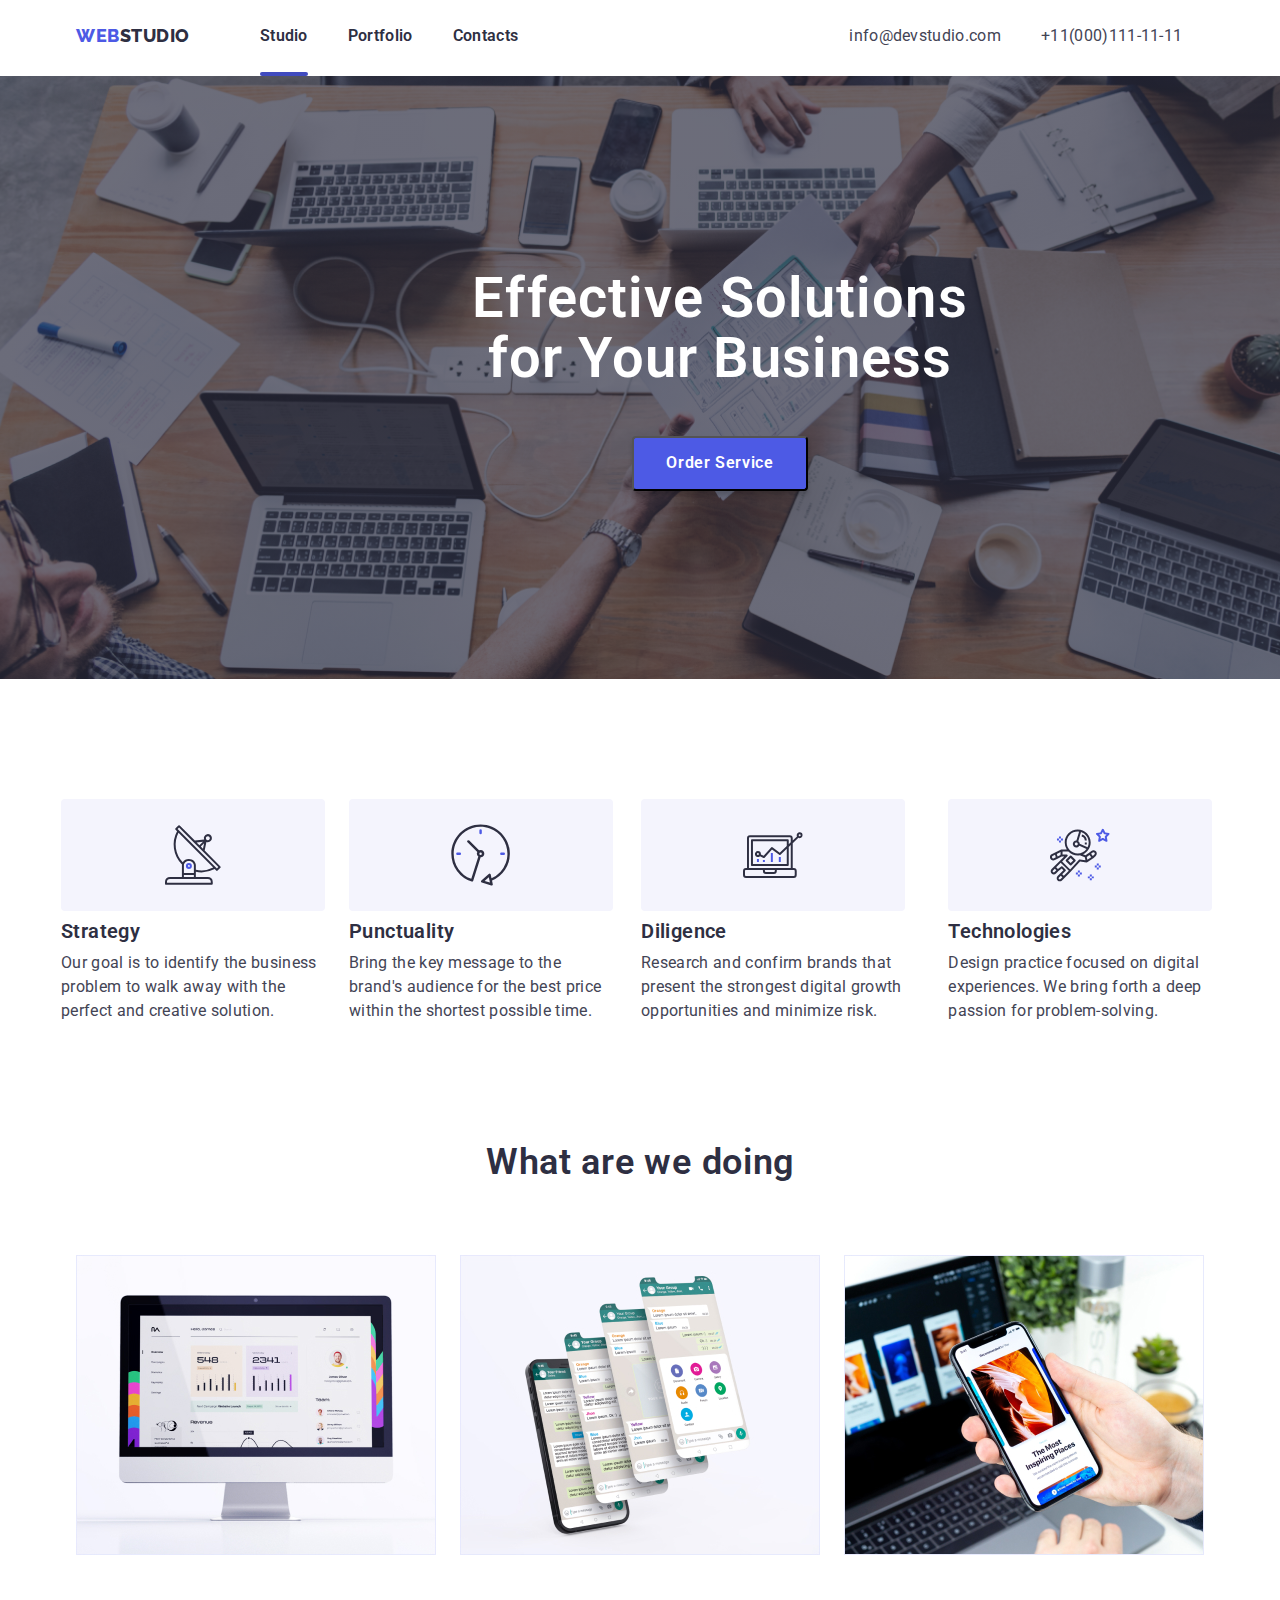
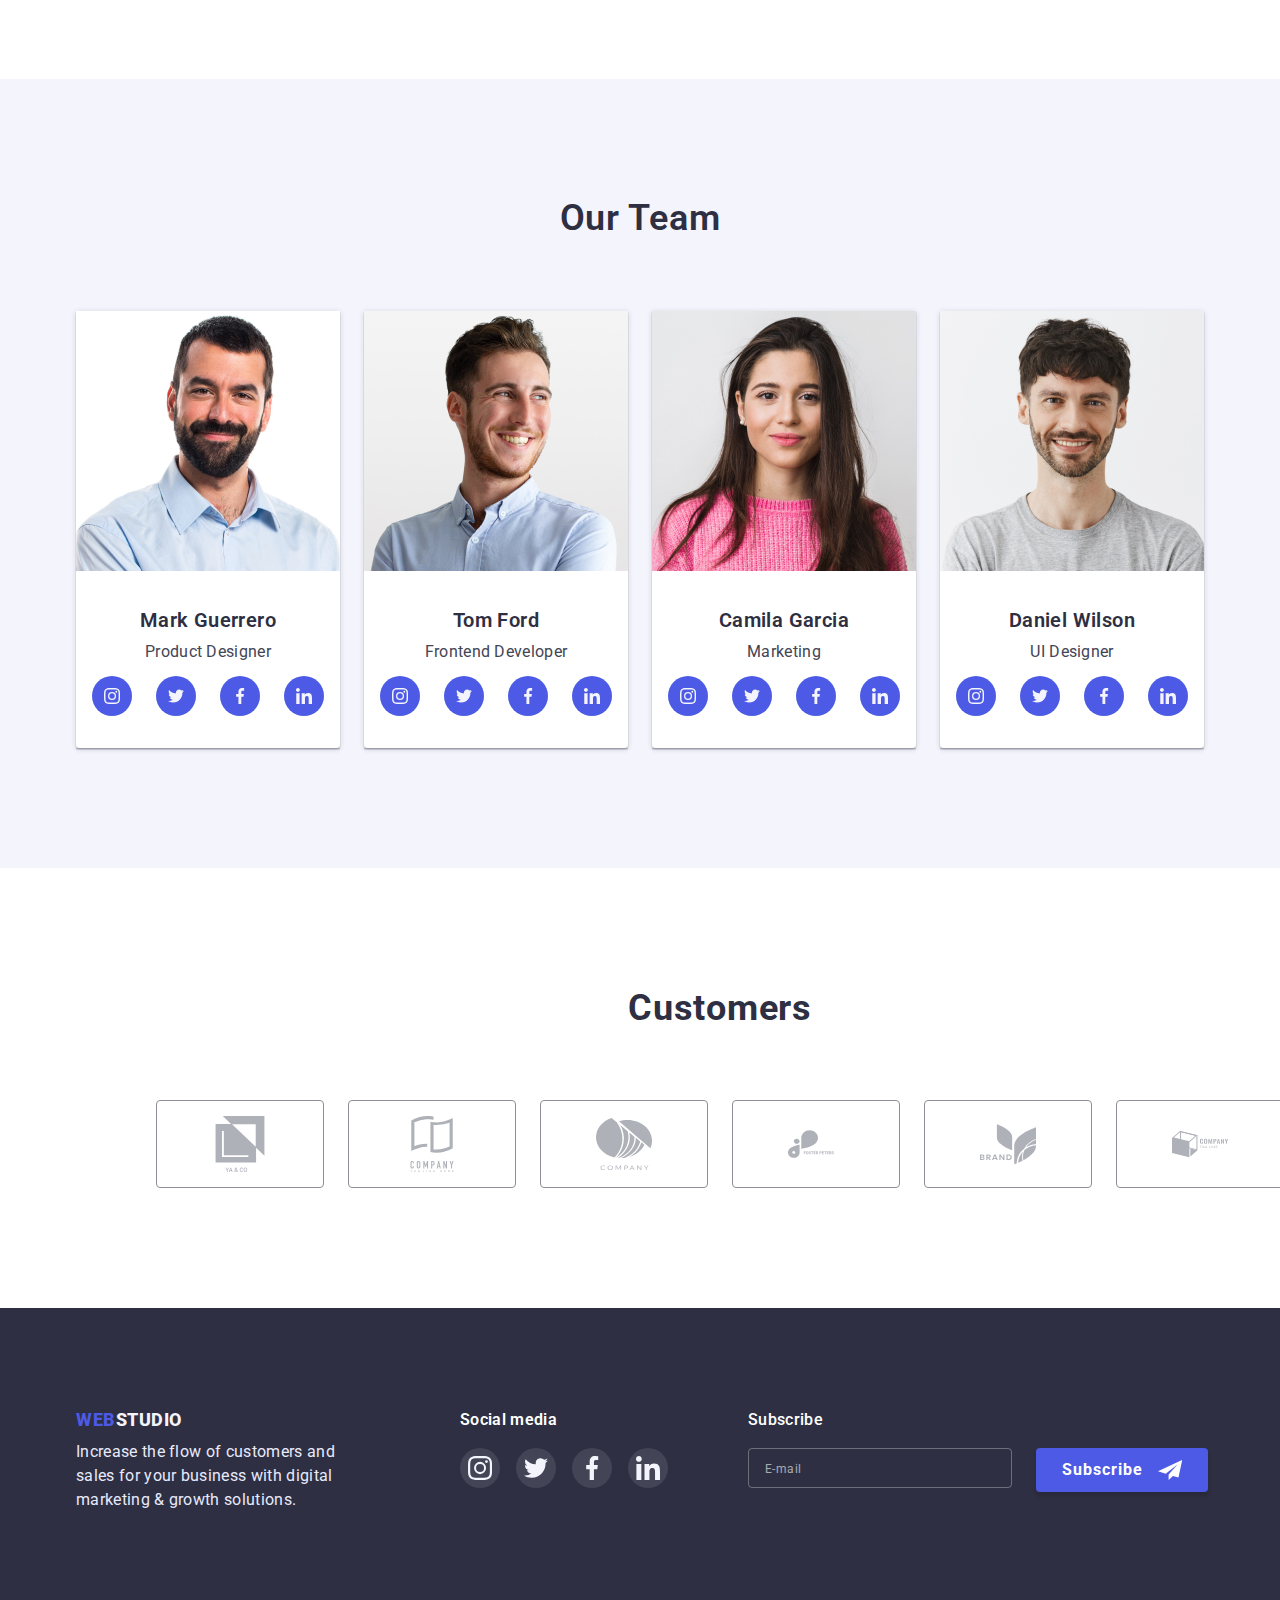
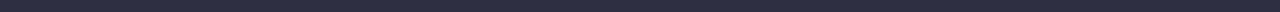
<file: index.html>
<!DOCTYPE html>
<html lang="en">
<head>
    <meta charset="UTF-8">
    <meta http-equiv="X-UA-Compatible" content="IE=edge">
    <meta name="viewport" content="width=device-width, initial-scale=1.0">
    <title>homework-6</title>
    
<link rel="preconnect" href="https://fonts.googleapis.com">
<link rel="preconnect" href="https://fonts.gstatic.com" crossorigin>
<link href="https://fonts.googleapis.com/css2?family=Raleway:wght@800&family=Roboto:wght@400;500;700;900&display=swap"
    rel="stylesheet">
    <link rel="stylesheet" href="https://cdnjs.cloudflare.com/ajax/libs/modern-normalize/1.1.0/modern-normalize.css"
        integrity="sha512-Y0MM+V6ymRKN2zStTqzQ227DWhhp4Mzdo6gnlRnuaNCbc+YN/ZH0sBCLTM4M0oSy9c9VKiCvd4Jk44aCLrNS5Q=="
        crossorigin="anonymous" referrerpolicy="no-referrer" />
    <link rel="stylesheet" href="./styles/styles.css">
</head>
<body>
<header class="header">
    <div class="container flex header-div">
    <nav class="flex">
        <div class="web">
        <a class="webstudio" href="./index.html"><span class="other-color">WEB</span>STUDIO</a>
        </div>
        <ul class="header-list flex">
            <li class="item"><a class="header-link active" href="./">Studio</a></li>
            <li class="item"><a class="header-link" href="./portfolio.html">Portfolio</a></li>
            <li class="item"><a class="header-link" href="./">Contacts</a></li>
        </ul>
    </nav>
         
          <ul class="navigation-list">
            <li class="navigation-list-item"><a class="navigation-link" href="mailto:info@devstudio.com">info@devstudio.com</a></li>
            <li class="navigation-list-item"><a class="navigation-link" href="tel:+11(000)111-11-11">+11(000)111-11-11</a></li>
        </ul>
        
    </div>
    
</header>

<main>
    <section class="header-top-task hero-image">
        <div class="header-to">
            
             <h1 class="header-top-list">Effective Solutions <br> for Your Business</h1>
        </div>
             <div class="header-top-item">
                 <button class="header-top-button" data-modal-open >Order Service</button>
             </div>
        
    </section>
    <section class=" rulee">
    <ul class="container rule">
        <li class="rule-link">
            <div class="icon-rule">
                <svg class="icon-svg" width="59.72" heigh="64">
                 <use href="./image/icon.svg#icon-antenna">
                 </use>
                </svg>
            </div>
            <h3 class="rule-list">Strategy</h3>
            <p class="rule-item">Our goal is to identify the business problem to walk away with the perfect and creative solution.</p>
        </li>
        <li class="rule-link">
            <div class="icon-rule">
                <svg class="icon-svg" width="61.22" heigh="64">
                 <use href="./image/icon.svg#icon-clock">
                 </use>
                </svg>
            </div>
            <h3 class="rule-list">Punctuality</h3>
            <p class="rule-item">Bring the key message to the brand's audience for the best price within the shortest possible time.</p>
        </li>
        <li class="rule-link">
            <div class="icon-rule">
                <svg class="icon-svg" width="59.72" heigh="64">
                 <use href="./image/icon.svg#icon-diagram">
                 </use>
                </svg>
            </div>
            <h3 class="rule-list">Diligence</h3>
            <p class="rule-item">Research and confirm brands that present the strongest digital growth opportunities and minimize risk.</p>
        </li>
        <li class="rule-link">
            <div class="icon-rule">
                <svg class="icon-svg" width="59.72" heigh="64">
                 <use href="./image/icon.svg#icon-astronaut">
                 </use>
                </svg>
            </div>
            <h3 class="rule-list">Technologies</h3>
            <p class="rule-item">Design practice focused on digital experiences. We bring forth a deep passion for problem-solving.</p>
        </li>
    </ul>
    </section>
    <section class="work-padding">
        <h2 class="container work-photo">What are we doing</h2>
        
            <ul class="work-spase ">
            <li class="work-space-photo"><img width="360" height="300" src="image/img1.jpg" alt="statistic"></li>

            <li class="work-space-photo"><img width="360" height="300" src="image/img2.jpg" alt="phone"></li>
        
            <li class="work-space-photo"><img width="360" height="300" src="image/img3.jpg" alt="men look in the phone"></li>
            </ul>
        
    </section>
    <section class="background-team ">
       <div class="team container"> 
        <h2 class="team-photo">Our Team</h2>
        
        <div class="team-spase ">
        <ul>
            <div class="team-box">
        <li class="team-space-photo"><img width="264" height="260" src="image/imgMark.jpg" alt="Mark">
           <div class="name-box">
            <h3 class="team-photo-name">Mark Guerrero</h3>
            <p class="team-photo-job">Product Designer</p>
            <ul class="team-list">
                <li class="team-item">
                    <a href="#" class="team-link">
                        <svg class="team-svg" width="16" height="16">
                            <use href="./image/icon.svg#icon-instagram"></use>
                        </svg>
                    </a>
                </li>
                <li>
                    <a href="#" class="team-link">
                        <svg class="team-svg" width="16" height="16">
                            <use href="./image/icon.svg#icon-twitter"></use>
                        </svg>
                    </a>
                </li>
                <li>
                    <a href="#" class="team-link">
                        <svg class="team-svg" width="16" height="16">
                            <use href="./image/icon.svg#icon-facebook"></use>
                        </svg>
                    </a>
                </li>
                <li>
                    <a href="#" class="team-link">
                        <svg class="team-svg" width="16" height="16">
                            <use href="./image/icon.svg#icon-linkedin"></use>
                        </svg>
                    </a>
                </li>
            </ul>
            </div>
        </li>
            </div>
        <div class="team-box">
        <li class="team-space-photo"><img width="264" height="260" src="image/imgTom.jpg" alt="Tom">
            <div class="name-box"><h3 class="team-photo-name">Tom Ford</h3>
            <p class="team-photo-job">Frontend Developer</p>
            <ul class="team-list">
                <li>
                    <a href="#" class="team-link">
                        <svg class="team-svg" width="16" height="16">
                            <use href="./image/icon.svg#icon-instagram"></use>
                        </svg>
                    </a>
                </li>
                <li>
                    <a href="#" class="team-link">
                        <svg class="team-svg" width="16" height="16">
                            <use href="./image/icon.svg#icon-twitter"></use>
                        </svg>
                    </a>
                </li>
                <li>
                    <a href="#" class="team-link">
                        <svg class="team-svg" width="16" height="16">
                            <use href="./image/icon.svg#icon-facebook"></use>
                        </svg>
                    </a>
                </li>
                <li>
                    <a href="#" class="team-link">
                        <svg class="team-svg" width="16" height="16">
                            <use href="./image/icon.svg#icon-linkedin"></use>
                        </svg>
                    </a>
                </li>   
            </ul>
            </div>
        </li>
        </div>
        <div class="team-box">
        <li class="team-space-photo"><img width="264" height="260" src="image/imgCamila.jpg" alt="Camila">
            <div class="name-box"><h3 class="team-photo-name">Camila Garcia</h3>
            <p class="team-photo-job">Marketing</p>
            <ul class="team-list">
                <li>
                    <a href="#" class="team-link">
                        <svg class="team-svg" width="16" height="16">
                            <use href="./image/icon.svg#icon-instagram"></use>
                        </svg>
                    </a>
                </li>
                <li>
                    <a href="#" class="team-link">
                        <svg class="team-svg" width="16" height="16">
                            <use href="./image/icon.svg#icon-twitter"></use>
                        </svg>
                    </a>
                </li>
                <li>
                    <a href="#" class="team-link">
                        <svg class="team-svg" width="16" height="16">
                            <use href="./image/icon.svg#icon-facebook"></use>
                        </svg>
                    </a>
                </li>
                <li>
                    <a href="#" class="team-link">
                        <svg class="team-svg" width="16" height="16">
                            <use href="./image/icon.svg#icon-linkedin"></use>
                        </svg>
                    </a>
                </li>  
            </ul>
            </div>
        </li>
        </div>
        <div class="team-box">
        <li class="team-space-photo"><img width="264" height="260" src="image/imgDaniel.jpg" alt="Daniel">
            <div class="name-box"><h3 class="team-photo-name">Daniel Wilson</h3>
            <p class="team-photo-job">UI Designer</p>
            <ul class="team-list">
                <li>
                    <a href="#" class="team-link">
                        <svg class="team-svg" width="16" height="16">
                            <use href="./image/icon.svg#icon-instagram"></use>
                        </svg>
                    </a>
                </li>
                <li>
                    <a href="#" class="team-link">
                        <svg class="team-svg" width="16" height="16">
                            <use href="./image/icon.svg#icon-twitter"></use>
                        </svg>
                    </a>
                </li>
                <li>
                    <a href="#" class="team-link">
                        <svg class="team-svg" width="16" height="16">
                            <use href="./image/icon.svg#icon-facebook"></use>
                        </svg>
                    </a>
                </li>
                <li>
                    <a href="#" class="team-link">
                        <svg class="team-svg" width="16" height="16">
                            <use href="./image/icon.svg#icon-linkedin"></use>
                        </svg>
                    </a>
                </li>  
            </ul>
            </div>
        </li>
        </div>
         </ul>
        </div>
        
    </section>
    <section class="cust">
        <div class="customers-div">
        <h2 class="customers">Customers</h2>
        <ul class="customers-list">
            <li class="customers-li">
                <a href="#" class="customers-link">
                   <svg class="customers-svg" width="104" height="56">
                    <use href="./image/icon.svg#icon-company-1"></use></svg> 
                </a>
            </li>
            <li class="customers-li">
                <a href="#" class="customers-link">
                    <svg class="customers-svg" width="104" height="56">
                        <use href="./image/icon.svg#icon-company-2"></use></svg>
                </a>
            </li>
            <li class="customers-li">
                <a href="#" class="customers-link">
                    <svg class="customers-svg" width="104" height="56">
                        <use href="./image/icon.svg#icon-company-3"></use></svg>
                </a>
            </li>
            <li class="customers-li">
                <a href="#" class="customers-link">
                    <svg class="customers-svg" width="104" height="56">
                        <use href="./image/icon.svg#icon-company-4"></use></svg>
                </a>
            </li>
            <li class="customers-li">
                <a href="#" class="customers-link">
                    <svg class="customers-svg" width="104" height="56">
                        <use href="./image/icon.svg#icon-company-5"></use></svg>
                </a>
            </li>
            <li class="customers-li">
                <a href="#" class="customers-link">
                    <svg class="customers-svg" width="104" height="56">
                        <use href="./image/icon.svg#icon-company-6"></use></svg>
                </a>
            </li>
        </ul>
    </div>
    </section>

</main>

<footer class="footer-item">
    <div class="footer-flex">
        <div class="containerr">
             
        <a class="webstudio-footer" href="./index.html"><span class="other-color">WEB</span>STUDIO</a>
                 
        <p class="footer-list">Increase the flow of customers and sales for your business with digital marketing & growth
                solutions.</p>
            
        </div>
    <div class="media-box">
      <h3 class="media">Social media</h3> 
      <ul class="social-list">
        <li class="media-li">
            <a class="media-link" href="">
                <svg class="media-svg" width="24" height="24">
                    <use href="./image/icon.svg#icon-instagram"></use></svg>
            </a>
        </li>
        <li class="media-li">
            <a class="media-link" href="">
                <svg class="media-svg" width="24" height="24">
                    <use href="./image/icon.svg#icon-twitter"></use></svg>
            </a>
        </li>
        <li class="media-li">
            <a class="media-link" href="">
                <svg class="media-svg" width="24" height="24">
                    <use href="./image/icon.svg#icon-facebook"></use></svg>
            </a>
        </li>
        <li class="media-li">
            <a class="media-link" href="">
                <svg class="media-svg" width="24" height="24">
                    <use href="./image/icon.svg#icon-linkedin"></use></svg>
            </a>
        </li>
      </ul>
    </div>
        <div>
        <h3 class="sub">Subscribe</h3> 
        <form class="sub-form">
            <label >
                <input class="sub-input" type="mail" name="user-email" type="email" placeholder="E-mail"/>
            </label>
            <button class="sub-button" type="submit">
                Subscribe
                <svg class="sub-svg">
                    <use href="./image/icon.svg#icon-send"></use>
                </svg>
            </button>
        </form>
        </div>
    </div>
</footer>
<!--Modal-->
<div class="backdrop is-hidden" data-modal>
    <div class="modal">
        <button class="modal-btn" data-modal-close>
            <svg class="modal-icon" width="8" height="8">
                <use href="./image/icon.svg#icon-close"></use>
            </svg>
        </button>
        <form class="modal-form">
            <p class="modal-p">Leave your contacts and we will call you back</p>
            <label class="modal-form-l">
                <span class="modal-name">Name</span>
                <span class="modal-form-input">
                    <input 
                    class="modal-form-inputt"
                    name="user-name"
                    type="text"
                    required
                    pattern="[a-zA-Zа-яА-ЯіІїЇ]+"
                    minlength="2"
                    />
                    <svg class="modal-input-icon">
                        <use href="./image/icon.svg#icon-person"></use>
                    </svg>
                </span>
            </label>

            <label class="modal-form-l">
                <span class="modal-name">Phone</span>
                <span class="modal-form-input">
                    <input 
                    class="modal-form-inputt"
                    name="user-phone"
                    type="tel"
                    required
                    pattern="\+\[0-9]{12}"
                    title="+38XXXXXXXXXX"
                    maxlength="13"
                    />
                    <svg class="modal-input-icon">
                        <use href="./image/icon.svg#icon-phone"></use>
                    </svg>
                </span>
            </label> 

            <label class="modal-form-l">
                <span class="modal-name">Email</span>
                <span class="modal-form-input">
                    <input 
                    class="modal-form-inputt"
                    name="user-email"
                    type="email"
                    />
                    <svg class="modal-input-icon">
                        <use href="./image/icon.svg#icon-email"></use>
                    </svg>
                </span>
            </label> 

            <label class="modal-form-l margin">
                <span class="modal-name">Comment</span>
                <textarea 
                class="modal-comment"
                name="user-massage"
                placeholder="Text input"
                ></textarea>
            </label>
            
            <label class="modal-checkbox">
                <span class="modal-checkbox-wr">
                    <input class="modal-checkbox-hiden hiden" name="policy" type="checkbox" value="policy">
                 <span class="modal-check">
                    <svg class="modal-check-svg">
                        <use href="./image/icon.svg#checkbox"></use>
                    </svg>
                 </span>
                 <span class="policy-text">
                    I accept the terms and conditions of the
                    <a class="policy-link" href="#">Privacy Policy</a>
                 </span>
                </span>
            </label>

            <button class="modal-send" type="submit">Send</button>
        </form>
    </div>
</div>
<script src="./js/modal.js"></script>
</body>
</html>
</file>
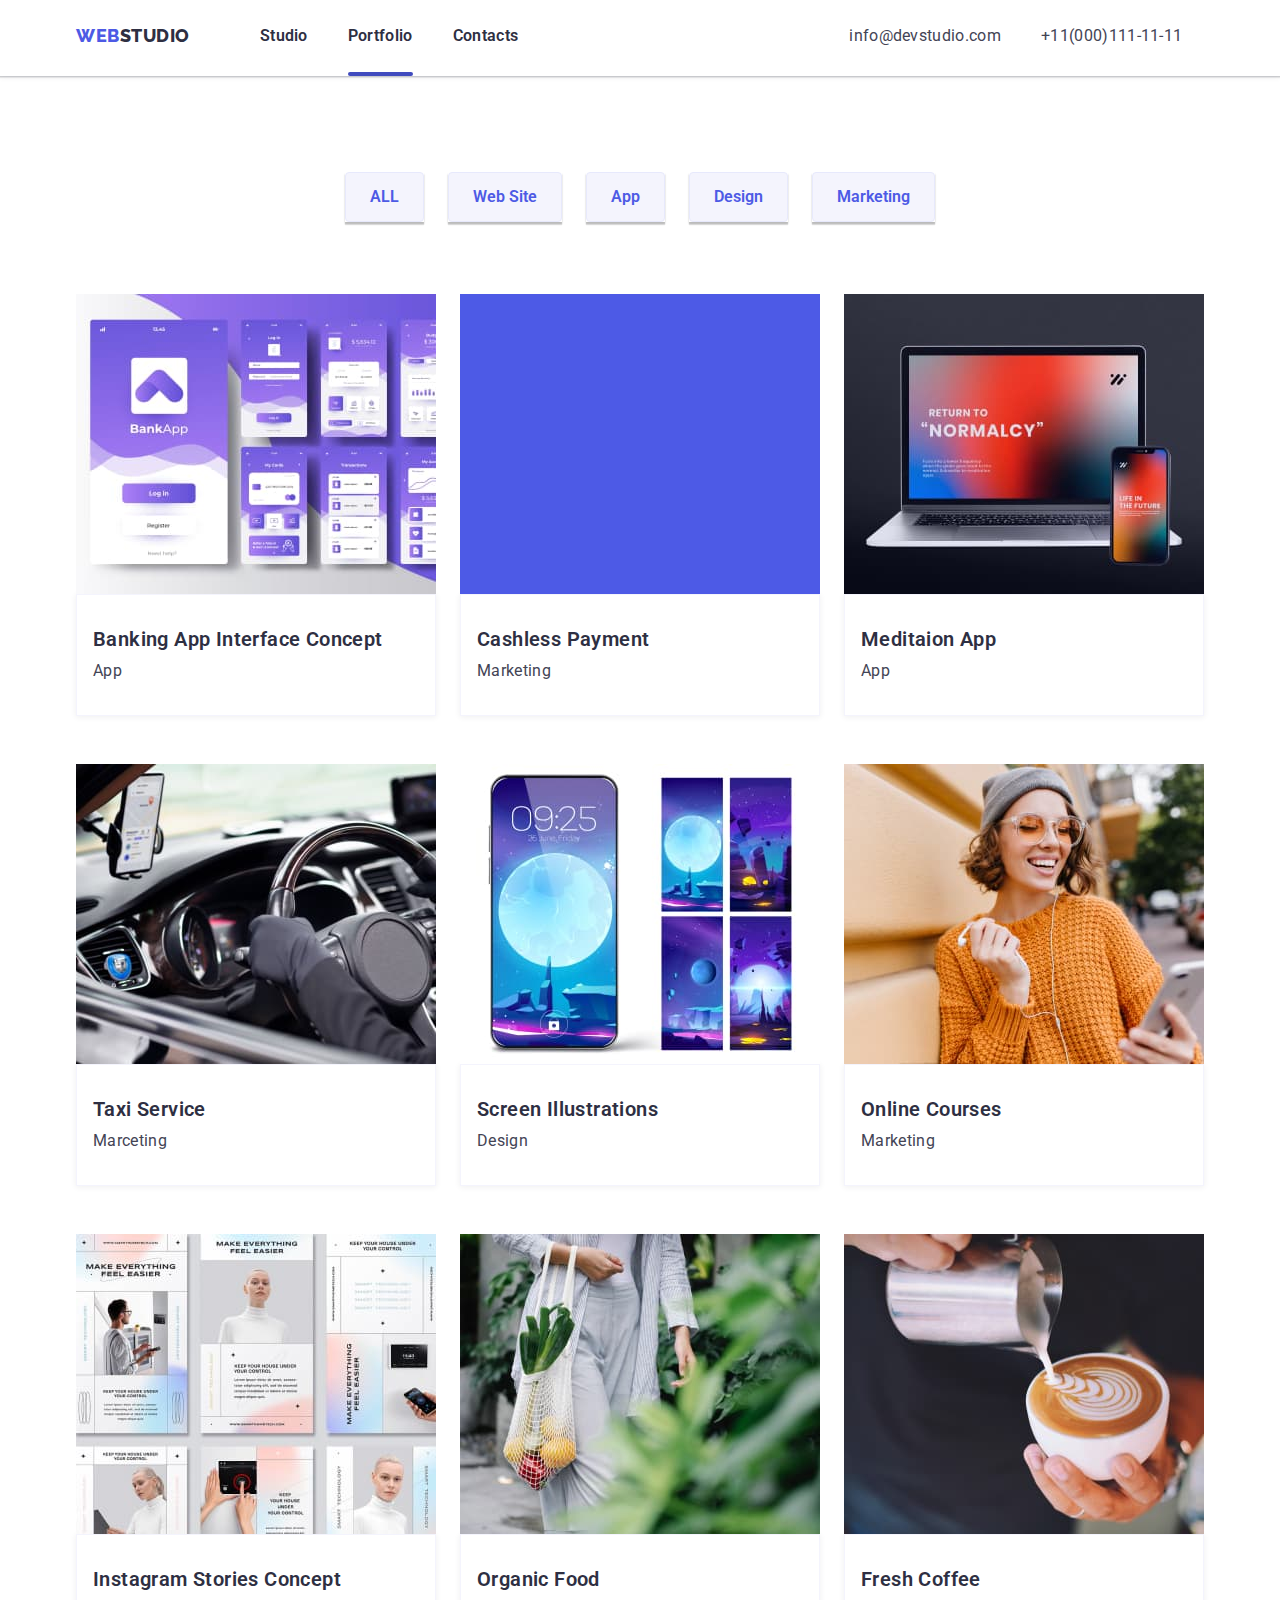
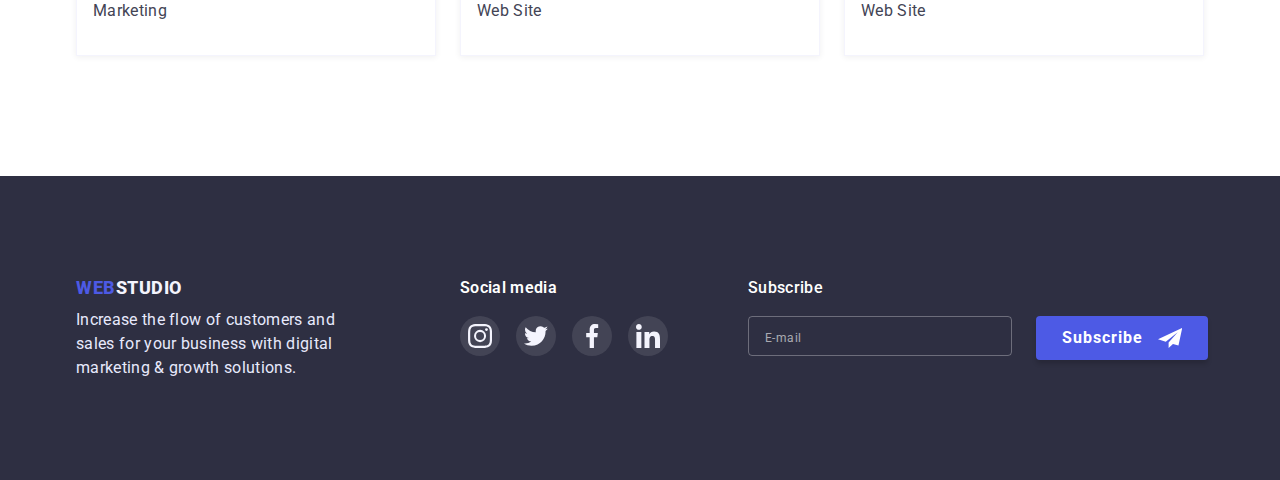
<file: portfolio.html>
<!DOCTYPE html>
<html lang="en">
<head>
    <meta charset="UTF-8">
    <meta http-equiv="X-UA-Compatible" content="IE=edge">
    <meta name="viewport" content="width=device-width, initial-scale=1.0">
    <title>homework-4</title>
    
<link rel="preconnect" href="https://fonts.googleapis.com">
<link rel="preconnect" href="https://fonts.gstatic.com" crossorigin>
<link href="https://fonts.googleapis.com/css2?family=Raleway:wght@800&family=Roboto:wght@400;500;700;900&display=swap"
    rel="stylesheet">
<link rel="stylesheet" href="https://cdnjs.cloudflare.com/ajax/libs/modern-normalize/1.1.0/modern-normalize.css"
      integrity="sha512-Y0MM+V6ymRKN2zStTqzQ227DWhhp4Mzdo6gnlRnuaNCbc+YN/ZH0sBCLTM4M0oSy9c9VKiCvd4Jk44aCLrNS5Q=="
      crossorigin="anonymous" referrerpolicy="no-referrer" />
    <link rel="stylesheet" href="./styles/styles.css">
</head>
<body>
<header class="header">
    <div class="container flex header-div">
        <nav class="flex">
            <div class="web">
                <a class="webstudio" href="./index.html"><span class="other-color">WEB</span>STUDIO</a>
            </div>
            <ul class="header-list flex">
                <li class="item"><a class="header-link" href="./">Studio</a></li>
                <li class="item"><a class="header-link active" href="./portfolio.html">Portfolio</a></li>
                <li class="item"><a class="header-link" href="./">Contacts</a></li>
            </ul>
        </nav>

        <ul class="navigation-list">
            <li class="navigation-list-item"><a class="navigation-link"
                    href="mailto:info@devstudio.com">info@devstudio.com</a></li>
            <li class="navigation-list-item"><a class="navigation-link"
                    href="tel:+11(000)111-11-11">+11(000)111-11-11</a></li>
        </ul>

    </div>

</header>
    <main>
            <h1 class="visually-hidden">Navigation</h1>
            <section class="nav-list-style">
                <div class="contain">
                     <ul class="button-list"> 
                         <li class="button-list-nav">
                             <button class="nav-list-item">ALL</button>
                         </li>
                         <li class="button-list-nav">
                             <button class="nav-list-item">Web Site</button>
                         </li>
                         <li class="button-list-nav">
                             <button class="nav-list-item">App</button>
                         </li>
                         <li class="button-list-nav">
                             <button class="nav-list-item">Design</button>
                         </li>
                         <li class="button-list-nav">
                             <button class="nav-list-item">Marketing</button>
                         </li>
                     </ul>
                     <ul class="portfolio-list">
                        <li class="portfolio-how">
                            <div class="linkss">
                            <a href="" class="links">
                         <img class="list-backround"width="360" height="300" src="image/img4.jpg" alt="app">
                         <div class="overlay">
                            <p class="overlay-text">14 Stylish and User-Friendly App Design Concepts · Task Manager App · Calorie Tracker App · Exotic Fruit Ecommerce App · Cloud Storage App</p>
                         </div>
                        </div>
                         <div class="section-item">
                            <h2 class="section-title">Banking App Interface Concept</h2>
                            <p class="section-subtitle">App</p>
                        </div>
                             </a>
                         </li>
                        <li class="portfolio-how"> 
                            <div class="linkss">
                                <a href="" class="links">
                             <img class="list-backround"width="360" height="300" src="image/img5.jpg" alt="app">
                             <div class="overlay">
                                <p class="overlay-text">14 Stylish and User-Friendly App Design Concepts · Task Manager App · Calorie Tracker App · Exotic Fruit Ecommerce App · Cloud Storage App</p>
                             </div>
                            </div>
                         <div class="section-item">
                            <h2 class="section-title">Cashless Payment</h2>
                            <p class="section-subtitle">Marketing</p>
                        </div>
                        </a>
                        </li>
                        <li class="portfolio-how">
                            <div class="linkss">
                                <a href="" class="links">
                             <img class="list-backround"width="360" height="300" src="image/img6.jpg" alt="app">
                             <div class="overlay">
                                <p class="overlay-text">14 Stylish and User-Friendly App Design Concepts · Task Manager App · Calorie Tracker App · Exotic Fruit Ecommerce App · Cloud Storage App</p>
                             </div>
                            </div>
                        <div class="section-item">
                            <h2 class="section-title">Meditaion App</h2>
                            <p class="section-subtitle">App</p>
                        </div>
                        </a>
                        </li>
                        <li class="portfolio-how"> 
                            <div class="linkss">
                                <a href="" class="links">
                             <img class="list-backround"width="360" height="300" src="image/img7.jpg" alt="app">
                             <div class="overlay">
                                <p class="overlay-text">14 Stylish and User-Friendly App Design Concepts · Task Manager App · Calorie Tracker App · Exotic Fruit Ecommerce App · Cloud Storage App</p>
                             </div>
                            </div>
                         <div class="section-item">
                            <h2 class="section-title">Taxi Service</h2>
                            <p class="section-subtitle">Marceting</p>
                        </div>
                         </a>
                        </li>
                         <li class="portfolio-how"> 
                            <div class="linkss">
                                <a href="" class="links">
                             <img class="list-backround"width="360" height="300" src="image/img8.jpg" alt="app">
                             <div class="overlay">
                                <p class="overlay-text">14 Stylish and User-Friendly App Design Concepts · Task Manager App · Calorie Tracker App · Exotic Fruit Ecommerce App · Cloud Storage App</p>
                             </div>
                            </div>
                         <div class="section-item">
                            <h2 class="section-title">Screen Illustrations</h2>
                            <p class="section-subtitle">Design</p>
                        </div>
                        </a>
                        </li>
                        <li class="portfolio-how">
                            <div class="linkss">
                                <a href="" class="links">
                             <img class="list-backround"width="360" height="300" src="image/img9.jpg" alt="app">
                             <div class="overlay">
                                <p class="overlay-text">14 Stylish and User-Friendly App Design Concepts · Task Manager App · Calorie Tracker App · Exotic Fruit Ecommerce App · Cloud Storage App</p>
                             </div>
                            </div>
                         <div class="section-item">
                            <h2 class="section-title">Online Courses</h2>
                            <p class="section-subtitle">Marketing</p>
                        </div>
                    </a>
                        </li>
                        <li class="portfolio-how"> 
                            <div class="linkss">
                                <a href="" class="links">
                             <img class="list-backround"width="360" height="300" src="image/img10.jpg" alt="app">
                             <div class="overlay">
                                <p class="overlay-text">14 Stylish and User-Friendly App Design Concepts · Task Manager App · Calorie Tracker App · Exotic Fruit Ecommerce App · Cloud Storage App</p>
                             </div>
                            </div>
                         <div class="section-item">
                            <h2 class="section-title">Instagram Stories Concept</h2>
                            <p class="section-subtitle">Marketing</p>
                        </div>
                    </a>
                        </li>
                        <li class="portfolio-how">
                            <div class="linkss">
                                <a href="" class="links">
                             <img class="list-backround"width="360" height="300" src="image/img11.jpg" alt="app">
                             <div class="overlay">
                                <p class="overlay-text">14 Stylish and User-Friendly App Design Concepts · Task Manager App · Calorie Tracker App · Exotic Fruit Ecommerce App · Cloud Storage App</p>
                             </div>
                            </div>
                         <div class="section-item">
                            <h2 class="section-title">Organic Food</h2>
                            <p class="section-subtitle">Web Site</p>
                        </div>
                    </a>
                        </li>
                        <li class="portfolio-how">
                            <div class="linkss">
                                <a href="" class="links">
                             <img class="list-backround"width="360" height="300" src="image/img12.jpg" alt="app">
                             <div class="overlay">
                                <p class="overlay-text">14 Stylish and User-Friendly App Design Concepts · Task Manager App · Calorie Tracker App · Exotic Fruit Ecommerce App · Cloud Storage App</p>
                             </div>
                            </div>
                         <div class="section-item">
                            <h2 class="section-title">Fresh Coffee</h2>
                            <p class="section-subtitle">Web Site</p>
                        </div>
                    </a>
                        </li>
                    </ul>
                </div>
                </div>
            </section>
    </main>
    <footer class="footer-item">
        <div class="footer-flex">
            <div class="containerr">
                 
            <a class="webstudio-footer" href="./index.html"><span class="other-color">WEB</span>STUDIO</a>
                     
            <p class="footer-list">Increase the flow of customers and sales for your business with digital marketing & growth
                    solutions.</p>
                
            </div>
        <div class="media-box">
          <h3 class="media">Social media</h3> 
          <ul class="social-list">
            <li class="media-li">
                <a class="media-link" href="">
                    <svg class="media-svg" width="24" height="24">
                        <use href="./image/icon.svg#icon-instagram"></use></svg>
                </a>
            </li>
            <li class="media-li">
                <a class="media-link" href="">
                    <svg class="media-svg" width="24" height="24">
                        <use href="./image/icon.svg#icon-twitter"></use></svg>
                </a>
            </li>
            <li class="media-li">
                <a class="media-link" href="">
                    <svg class="media-svg" width="24" height="24">
                        <use href="./image/icon.svg#icon-facebook"></use></svg>
                </a>
            </li>
            <li class="media-li">
                <a class="media-link" href="">
                    <svg class="media-svg" width="24" height="24">
                        <use href="./image/icon.svg#icon-linkedin"></use></svg>
                </a>
            </li>
          </ul>
        </div>
        <div>
            <h3 class="sub">Subscribe</h3> 
            <form class="sub-form">
                <label >
                    <input class="sub-input" type="mail" name="user-email" type="email" placeholder="E-mail"/>
                </label>
                <button class="sub-button" type="submit">
                    Subscribe
                    <svg class="sub-svg">
                        <use href="./image/icon.svg#icon-send"></use>
                    </svg>
                </button>
            </form>
            </div>
        </div>
    </footer>
    
</body>
</html>
</file>
<file: styles/styles.css>
header{
font-family: 'Raleway', sans-serif;
}

body{
    font-family: 'Roboto', sans-serif;
     background-color: #ffffff;
}
body {
    box-sizing: border-box;
}


/*header*/

.container {
    width: 1158px;
    padding-left: 15px;
    padding-right: 15px;
    margin: 0 auto;  
}

.web{
     margin-right: 70px;   
}

.flex{
    display: flex;
    
}

.header-list {
    margin: 0 auto;
     padding: 0;
    list-style: none;
}

.header{
    padding-top: 24px;
    
     box-shadow: 0px 2px 1px rgba(46, 47, 66, 0.08), 0px 1px 1px rgba(46, 47, 66, 0.16), 0px 1px 6px rgba(46, 47, 66, 0.08);
    background: #FFFFFF;   
}

.webstudio {
    font-weight: 800;
    font-size: 18px;
    line-height: 1.33;
    letter-spacing: 0.03em;
    text-transform: uppercase;
    color: #2E2F42;
    text-decoration: none;
}

.other-color{
    font-weight: 800;
    font-size: 18px;
    line-height: 1.33;
    letter-spacing: 0.03em;
    text-transform: uppercase;
    color: #4D5AE5;
}

.header-list .item:not(:last-child){
    margin-right: 40px;
}
.header-link:hover,
.header-link:focus{
 color: #4D5AE5;
}

.header-div{
    
}

.header-link {
    display: block;
    font-family: 'Roboto';
    font-weight: 600;
    font-size: 16px;
    line-height: 1.5;
    letter-spacing: 0.02em;
    color: #2e2f42;
    text-decoration: none;

    transition-property: color;
    transition-duration: 250ms;
    transition-timing-function: cubic-bezier(0.4, 0, 0.2, 1);
}

.active::after{
    content: '';
    display: block;
    width: 100%;
    height: 4px;
    margin-top: 24px;
    background: #404BBF;
    border-radius: 2px;
}
.navigation-list .navigation-list-item:not(:last-child) {
    margin-right: 40px;
}

.navigation-list{
    display: flex;
   
    
    padding-left: 0; 
    margin: 0;
    margin-left: 331px;
    list-style: none;
}

.navigation-link {
    font-family: 'Roboto';
    font-size: 16px;
    line-height: 1.5;
    letter-spacing: 0.02em;
    color: #434455;
    text-decoration: none;

        transition-property: color;
    transition-duration: 250ms;
    transition-timing-function: cubic-bezier(0.4, 0, 0.2, 1);
}

.navigation-link:hover,
.navigation-link:focus{
    color: #4D5AE5;;
}

/*header-top*/

.header-top-task{
    min-width: 1440px;
    height: 603px;
padding-top: 192px;
padding-bottom: 192px;
margin: 0 auto;
    background-color: #2E2F42;
   
    
}
.hero-image{
    min-width: 1440px;
    max-height: 603px;
    background-image:
    linear-gradient(to right ,rgba( 46, 47, 66, 0.7 ),rgba( 46, 47, 66, 0.7 )) ,
    url(../image/people-office.jpg);
     background-color: gray;
    display: block;
    background-position: center;
    background-size: cover;
    background-repeat: no-repeat;
    
}

.header-top{
    text-align: center;
       
}

.header-top-list {
    margin: 0 auto;
    font-weight: 600;
    font-size: 56px;
    line-height: calc(60/56);
     text-align: center;
    letter-spacing: 0.02em;

    color: #FFFFFF;
}

.header-top-item{
    display: flex;
    justify-content: center;
    margin-top: 48px;
         
}
.header-top-button:hover{
    background: #4D5AE5;
    box-shadow: 0px 1px 6px rgba(46, 47, 66, 0.08), 0px 1px 1px rgba(46, 47, 66, 0.16), 0px 2px 1px rgba(46, 47, 66, 0.08);
    border-radius: 4px;
}
.header-top-button:active{
    background: #404BBF;
box-shadow: 0px 4px 4px rgba(0, 0, 0, 0.15);
border-radius: 4px;
}

.header-top-button {
    border-radius: 4px;
     padding: 16px 32px;
     gap: 10px;

    font-weight: 600;
    font-size: 16px;
    line-height: 1.18;
    letter-spacing: 0.04em;
     color: #FFFFFF;
     background: #4D5AE5;
     box-shadow: 0px 4px 4px rgba(0, 0, 0, 0.15);
     border-radius: 4px;

         transition-property: box-shadow;
    transition-duration: 250ms;
    transition-timing-function: cubic-bezier(0.4, 0, 0.2, 1);
}

/*rule*/
.icon-rule{
    margin-bottom: 8px;
    width: 264px;
    height: 112px;
    display: flex;
    justify-content: center;
    background-color: #F4F4FD;
    border-radius: 4px;
}
.icon-svg{
    fill: #2E2F42;;
}

.rulee{
    padding-top: 120px;
    padding-bottom: 120px;
}

.rule {
    display: flex;
    list-style: none;
    padding: 0;
    margin: 0 auto;
   

}

.rule .rule-link:not(:last-child){
    margin-right: 24px;
}

.rule-list {
    margin: 0 auto;
     font-weight: 600;
     font-size: 20px;
     line-height: 1.20;
     letter-spacing: 0.02em;
     color: #2E2F42;
}

.rule-item {
    margin: 0 auto;
    margin-top: 8px;
    
    font-size: 16px;
    line-height: 1.5;
    letter-spacing: 0.02em;
    color: #434455;
}

/*section1*/
.work-padding{
padding-bottom: 120px;
margin: 0 auto;
}
.work-photo{
    
    
    text-align: center;
    font-weight: 600;
    font-size: 36px;
    line-height: 1.11;
    letter-spacing: 0.02em;
    color: #2E2F42;
}



.work-spase{
     display: flex;
    justify-content: center;
    padding-left: 0;
     margin-top: 72px;
    margin-right: 0;
    margin-bottom: 0;
    list-style: none;
     
}
.work-spase .work-space-photo:not(:last-child) {
    margin-right: 24px;
}

/*section2*/

.background-team{
    
    
    padding-top: 120px;
    padding-bottom: 120px;
    margin-left: auto;
    margin-right: auto;

    background: #F4F4FD;
}


.team-photo{
    margin: 0 auto;
    margin-bottom: 72px;
    
    text-align: center;
    font-weight: 600;
    font-size: 36px;
    line-height: 1.11;
    letter-spacing: 0.02em;
    text-transform: capitalize;
    color: #2E2F42;
}

.team-spase ul{
    display: flex;
    justify-content: center;
    padding-left: 0;
    list-style: none;
    margin: 0 auto;
    
}

.team-spase .team-box:not(:last-child){
    margin-right: 24px;
}
.name-box {

    padding-top: 32px;
    padding-bottom: 32px;
}
.team-box{
    background: #FFFFFF;
        box-shadow: 0px 1px 6px rgba(46, 47, 66, 0.08), 0px 1px 1px rgba(46, 47, 66, 0.16), 0px 2px 1px rgba(46, 47, 66, 0.08);
        border-radius: 0px 0px 4px 4px;
}


.team-photo-name {
    
    margin: 0;
    margin-bottom: 8px;
    text-align: center;
    font-weight: 600;
    font-size: 20px;
    line-height: 1.2;
    letter-spacing: 0.02em;
    color: #2E2F42;
}
.team-space-photo{
    box-shadow: 0px 1px 6px rgba(46, 47, 66, 0.08), 0px 1px 1px rgba(46, 47, 66, 0.16), 0px 2px 1px rgba(46, 47, 66, 0.08);
}

.team-photo-job {

    margin: 0;
    font-size: 16px;
    text-align: center;
    line-height: 1.5;
    letter-spacing: 0.02em;
    color: #434455;
}
.team-list{
    display: flex;
    justify-content: center;
    flex-direction: row;
    align-items: center;
    padding: 0;
    gap: 24px;
}
.team-link{
    width: 40px;
    height: 40px;
    display: flex;
    border-radius: 50%;
    background-color: #4D5AE5;
    justify-content: center;
    align-items: center;
    flex-direction: row;
    padding: 0;
    margin-top: 12px;
    
}
.team-item{
    border: 0;
}
.team-svg{
   fill: #F4F4FD;;

}
/*customers*/
.cust{
    min-width: 1440px;
    
    
}
.customers-div{
    width: 1158px;
    padding-left: 15px;
    padding-right: 15px;
    margin: 0 auto;
   
    

}
.customers{
    margin: 0 auto;
    padding: 0;
    padding-top: 120px;
    padding-bottom: 72px;
    display: flex;
    justify-content: center;
    align-items: center;
    

font-style: normal;
font-weight: 700;
font-size: 36px;
line-height: 40px;


text-align: center;
letter-spacing: 0.02em;
text-transform: capitalize;
color: #2E2F42;
}
.customers-li{

 
}
.customers-link{
 display: flex;
 justify-content: center;
 align-items: center;
 flex-direction: row;
 width: 168px;
height: 88px;  
 border: 1px solid #8E8F99;
 border-radius: 4px;
 color: #AFB1B8;
 
     transition-property: color, border;
    transition-duration: 250ms;
    transition-timing-function: cubic-bezier(0.4, 0, 0.2, 1);
}


.customers-list .customers-li:not(:last-child){
    margin-right: 24px;
}
.customers-list{
 
display: flex;
justify-content: center;
align-items: center;
list-style: none;
margin: 0 auto;
padding: 0;
padding-bottom: 120px;
}
.customers-link:hover,
.customers-link:focus{
    border-color:#404BBF;
    color: #4D5AE5;
}
.customers-svg{
fill: currentColor
}
.customers-svg:hover{
    fill: #404BBF;
}

/*fotter*/
.footer-item{
    
    padding-top: 100px;
    padding-bottom: 100px;
    margin: 0 auto;
    background: #2E2F42;

}
.containerr{


}

.webstudio-footer {
    text-decoration: none;
    font-weight: 800;
    font-size: 18px;
    line-height: 1.16;
    letter-spacing: 0.03em;
     color: #F4F4FD;
} 

    

.footer-list{
    margin: 0 ;
    margin-top: 8px;
    width: 264px;
    
     font-size: 16px;
     line-height: 1.5;
     letter-spacing: 0.02em;
     color: #E7E9FC;
}
.footer-flex{
    max-width: 1158px;
    padding-left: 15px;
    padding-right: 15px;
    margin: 0 auto;
    display: flex;
    justify-content: center
    align-items: center;
}
.media-box{
     
    padding-left: 120px;  
    margin-right: 80px;
}
.media-svg{
    margin: 0;
    
    
}
.media-link{
    width: 24px;
    height: 24px;
    
    
}
.social-list .media-link:hover{
    background-color: #31D0AA;
   
}
.social-list.media-link:active{
   background-color: #31D0AA; 
}
.media-link{
    width: 40px;
    height: 40px;
    display: flex;
    justify-content: center;
    align-items: center;
    background: rgba(255, 255, 255, 0.1);
    border-radius: 50%;

    transition-property: background-color;
    transition-duration: 250ms;
    transition-timing-function: cubic-bezier(0.4, 0, 0.2, 1);
}
.media{
margin: 0;

font-weight: 600;
font-size: 16px;
line-height: 24px;
letter-spacing: 0.02em;
color: #FFFFFF;
}
.social-list{
list-style: none;
padding-left: 0;
margin: 0;
margin-top: 16px;
display: flex;

}
.social-list .media-li:not(:last-child){
    margin-right: 16px;
}

/*subscribe*/
.sub{

margin-top: 0;
margin-bottom: 0;

font-weight: 500;
font-size: 16px;
line-height: 24px;

letter-spacing: 0.02em;

color: #FFFFFF;
}
.sub-form{
    display: flex;
    margin-top: 16px;
    
    
}
.sub-input{
  width: 264px;
  height: 40px;
  padding-left: 16px;
  padding-right: 16px;
  padding-top: 8px;
  padding-bottom: 8px;

  color: #ffffff;

  border: 1px solid rgba(255, 255, 255, 0.3);
  border-radius: 4px;
  background-color: transparent;
  outline: none;

  transition: border-color 250ms cubic-bezier(0.4, 0, 0.2, 1);
}
.sub-input:checked,
.sub-input:focus{
    border-color:  #31d0aa;
}
.sub-input::placeholder{
      font-weight: 400;
  font-size: 12px;
  line-height: 2;
  letter-spacing: 0.04em;
  color: rgba(255, 255, 255, 0.6);
}
.sub-button{
  display: inline-flex;
  margin-left: 24px;
  padding-left: 24px;
  padding-right: 24px;
  padding-top: 8px;
  padding-bottom: 8px;

  font-weight: 700;
  font-size: 16px;
  line-height: 1.5;
  letter-spacing: 0.06em;
  color: #ffffff;

    box-shadow: 0px 4px 4px rgba(0, 0, 0, 0.15);
  border-color: transparent;
  border-radius: 4px;
  background-color: #4d5ae5;

   transition: box-shadow 250ms cubic-bezier(0.4, 0, 0.2, 1), background-color 250ms cubic-bezier(0.4, 0, 0.2, 1);
   cursor: pointer;
}
.sub-svg{
      width: 24px;
  height: 24px;
  margin-left: 15px;

  fill: #ffffff;
}
.sub-button:hover,
.sub-button:focus{
    box-shadow: 0px 1px 6px rgba(46, 47, 66, 0.08), 0px 1px 1px rgba(46, 47, 66, 0.16),
    0px 2px 1px rgba(46, 47, 66, 0.08);
}
.sub-button:active{
    background-color: #404bbf;
    box-shadow: 0px 4px 4px rgba(0, 0, 0, 0.15);
}
/*portfolio-navigation*/

.visually-hidden {
    position: absolute;
    width: 1px;
    height: 1px;
    margin: -1px;
    border: 0;
    padding: 0;

    white-space: nowrap;
    clip-path: inset(100%);
    clip: rect(0 0 0 0);
    overflow: hidden;
}

.nav-list-style{
    
    
    padding-top: 96px;
    padding-bottom: 120px;
    list-style: none;
}
.button-list{
    display: flex;
    justify-content: center;
    margin: 0 auto;
    padding-left: 0;
}
.button-list .button-list-nav:not(:last-child){
    margin-right: 24px;
}
.button-list-nav{
    box-shadow: 0px 3px 1px rgba(0, 0, 0, 0.1), 0px 2px 1px rgba(0, 0, 0, 0.08), 0px 2px 2px rgba(0, 0, 0, 0.12);
}
.nav-list-item{
    padding-top: 12px;
    padding-bottom: 12px;
    padding-left: 24px;
    padding-right: 24px;
   
    border: 1px solid #E7E9FC;
        border-radius: 4px;
    font-weight: 600;
    font-size: 16px;
    line-height: 1.5;
    color: #4D5AE5; 
     background: #F4F4FD;
     
     transition-property: color, background-color;
    transition-duration: 250ms;
    transition-timing-function: cubic-bezier(0.4, 0, 0.2, 1);
     
}

.nav-list-item:hover,
.nav-list-item:focus{
    background: #4D5AE5;
    color: white;
}

/*portfolio section*/

.nav-list-style ul{
    list-style: none;
}
.contain{
        width: 1158px;
         padding: 0 15px;
        margin: 0 auto;
        
}
.list-backround{
    display: block;
}
.portfolio-list{
        display: flex;
        flex-wrap: wrap;
        row-gap: 48px;
        column-gap: 24px;
        padding-left: 0;
        margin: 0 auto;
        margin-top: 72px;
        list-style: none;
        
        
        
}
   
.portfolio-list .list-backround{
        flex-basis: calc((100% - 2 * 24) / 3);
}

.section-item {
padding: 32px 0px;
padding-left: 16px;

border: 0.5px solid #F4F4FD;
    box-shadow: 0px 1px 6px rgba(46, 47, 66, 0.08);

    transition-property: box-shadow;
    transition-duration: 250ms;
    transition-timing-function: cubic-bezier(0.4, 0, 0.2, 1);
}
.portfolio-how:hover{
    box-shadow: 0px 1px 6px rgba(46, 47, 66, 0.08), 0px 1px 1px rgba(46, 47, 66, 0.16), 0px 2px 1px rgba(46, 47, 66, 0.08);
}
.section-title {

    margin: 0;
    font-weight: 600;
    font-size: 20px;
    line-height: 1.2;
    letter-spacing: 0.02em;
    color: #2E2F42;
}


.section-subtitle {
margin: 0;
padding-top: 8px;
    font-size: 16px;
    line-height: 1.5;
    letter-spacing: 0.02em;
    color: #434455;
}
.linkss{
    position: relative;
    overflow: hidden;
    
}
.links{
    text-decoration: none;
}
.overlay{
    position: absolute;
    top: 0;
    left: 0;
    transform: translateY(100%);

     display: flex;
     justify-content: center;
     align-items: center;
    width: 100%;

    height: 100%;
    background-color: #4D5AE5;

    transition: transform 250ms;
}
.links:hover .overlay{
    transform: translateY(0);
}
.overlay-text{
    width: 296px;
font-family: 'Roboto';
font-style: normal;
font-weight: 400;
font-size: 16px;
line-height: 24px;
letter-spacing: 0.02em;
color: #F4F4FD;
}

/* Modal window*/

.backdrop{
    position: fixed;
    top:0;
    left: 0;
    z-index: 1000;
    width: 100%;
    height: 100%;

    background-color: rgba(46, 47, 66, 0.4);

    transition: visibility 250ms, opacity 250ms, scale 250ms
}
.backdrop.is-hidden{
    visibility: hidden;
    opacity: 0;
    scale: 0;
    pointer-events: none;
}
.modal{
    position: absolute;
    top: 50%;
    left: 50%;
    transform: translate(-50%, -50%);

    width: 408px;
    height: 576px;
    padding-top: 72px;
    padding-bottom: 24px;
    padding-left: 24px;
    padding-right: 24px;
    

    background-color: #fff;
    border-radius: 4px;
    box-shadow: 0px 1px 1px rgba(0, 0, 0, 0.14), 0px 1px 3px rgba(0, 0, 0, 0.12), 0px 2px 1px rgba(0, 0, 0, 0.2);

    transition: opacity 250ms, transform 250ms;
}
.backdrop.is-hidden .modal{
    transform: translate(-50%, -70%);
    opacity: 0;
}
.modal-btn{
position: absolute;
top: 24px;
right: 24px;

    display: flex;
    justify-content: center;
    align-items: center;
    
    width: 24px;
    height: 24px;

    background-color: #E7E9FC;
    border: 1px solid rgba(0, 0, 0, 0.1);
    border-radius: 50%;

    cursor: pointer;
}

/* Modal form*/
.modal-form {
    display: flex;
    flex-direction: column;
}
.modal-p {
    margin-bottom: 16px;
    margin-top: 0;

    font-weight: 600;
    font-size: 16px;
    line-height: 1.5;
    text-align: center;
    letter-spacing: 0.02em;
    color: #2E2F42;
}
.modal-form-l{
    margin-bottom: 8px;
}
.modal-form-l.margin{
    margin-bottom: 0;
}

.modal-name {
    display: block;
    margin-bottom: 4px;
  
    font-weight: 400;
    font-size: 12px;
    line-height: 1.16;
    letter-spacing: 0.01em;
    color: #8E8F99;
}
.modal-form-input {
    display: block;
    position: relative;
}
.modal-form-inputt{
    width: 100%;
  height: 40px;
  padding-left: 38px;
  padding-top: 11px;
  padding-bottom: 11px;
  transition: border-color 250ms cubic-bezier(0.4, 0, 0.2, 1);
  border: 1px solid rgba(33, 33, 33, 0.2);
  border-radius: 4px;
}
.modal-form-inputt:focus{
    outline: none;
    border-color:  #4d5ae5;
}
.modal-input-icon {
    position: absolute;
    top: 50%;
    left: 16px;
    transform: translateY(-50%);
    width: 18px;
    height: 18px;
    transition: fill 250ms cubic-bezier(0.4, 0, 0.2, 1);
    fill: #2e2f42;
}
.modal-form-inputt:focus + .modal-input-icon{
    fill: #4d5ae5;
}

.modal-comment {
    padding-left: 16px;
    padding-right: 16px;
    padding-top: 8px;
    padding-bottom: 8px;
    width: 100%;
    height: 120px;
    resize: none;
    transition: border-color 250ms cubic-bezier(0.4, 0, 0.2, 1);
    border: 1px solid rgba(33, 33, 33, 0.2);
    border-radius: 4px;
}
.modal-comment:focus{
    outline: none;
    border-color:  #4d5ae5;
}
.modal-comment::placeholder{
    font-size: 12px;
    line-height: 1.16;
    letter-spacing: 0.01em;
    color: rgba(117, 117, 117, 0.5) ;
}
.modal-checkbox {
    margin-top: 16px;
    margin-bottom: 24px;
}
.modal-checkbox-wr {
    display: inline-flex;
    align-items: center;
}

.modal-check {
    display: flex;
    justify-content: center;
    align-items: center;
    margin-right: 8px;
  
    width: 16px;
    height: 16px;
    border: 1.25px solid  #2e2f42;
    border-radius: 2px;
    color: transparent;
    transition: background-color 250ms cubic-bezier(0.4, 0, 0.2, 1),
    border-color 250ms cubic-bezier(0.4, 0, 0.2, 1),
    color 250ms cubic-bezier(0.4, 0, 0.2, 1);
}

.modal-check-svg {
    width: 10px;
    height: 8px;
    fill: currentColor; 
}

.modal-checkbox-hiden:focus + .modal-check{
    border-color:  #4d5ae5;
    color: #f4f4fd;
}
.modal-checkbox-hiden:checked + .modal-check{
    background-color: #404bbf;
    border-color: #404bbf;
    color:#f4f4fd;
}
.hiden{
    position: absolute;
    width: 1px;
    height: 1px;
    margin: -1px;
    border: 0;
    padding: 0;
  
    white-space: nowrap;
    clip-path: inset(100%);
    clip: rect(0 0 0 0);
    overflow: hidden;
}
.policy-text {
    font-size: 12px;
    line-height: 1.33;
    letter-spacing: 0.04em;
    color: #757575;
}
.policy-link {
    font-size: 12px;
    line-height: 1.33;
    letter-spacing: 0.04em;
    color: #4d5ae5;
}
.modal-send {
    width: 170px;
    margin-left: auto;
    margin-right: auto;
    padding-top: 16px;
    padding-bottom: 16px;
  
    font-weight: 500;
    font-size: 16px;
    line-height: 1.18;
    text-align: center;
    letter-spacing: 0.04em;
    color: #ffffff;
    background-color:#4d5ae5 ;
    box-shadow: 0px 4px 4px rgba(0, 0, 0, 0.15);
  border-color: transparent;
  border-radius: 4px;
  transition: box-shadow 250ms cubic-bezier(0.4, 0, 0.2, 1),
  background-color 250ms cubic-bezier(0.4, 0, 0.2, 1);
  cursor: pointer;
}
.modal-send:hover,
.modal-send:focus{
box-shadow: 0px 1px 6px rgba(46, 47, 66, 0.08), 0px 1px 1px rgba(46, 47, 66, 0.16),
0px 2px 1px rgba(46, 47, 66, 0.08);
}
.modal-send:active{
    background-color: #404bbf;
    box-shadow:  0px 4px 4px rgba(0, 0, 0, 0.15);
}
</file>
